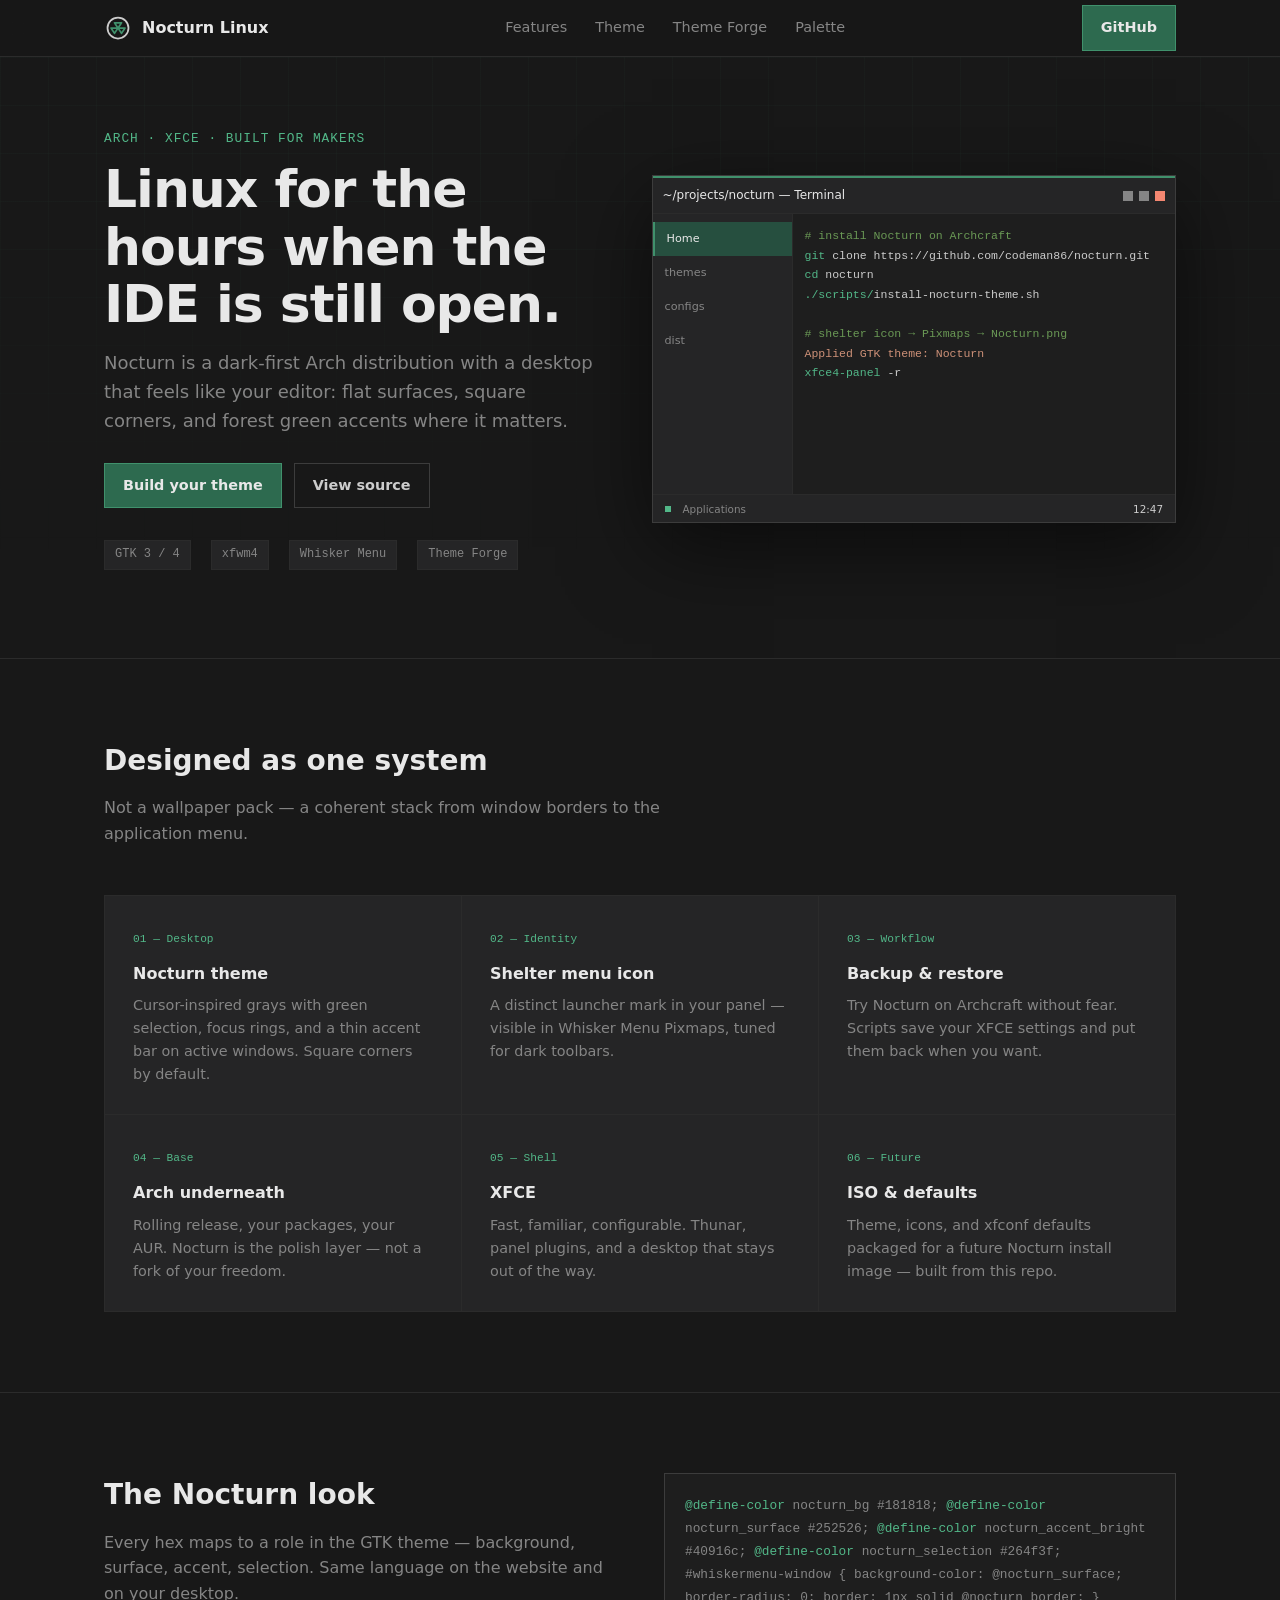
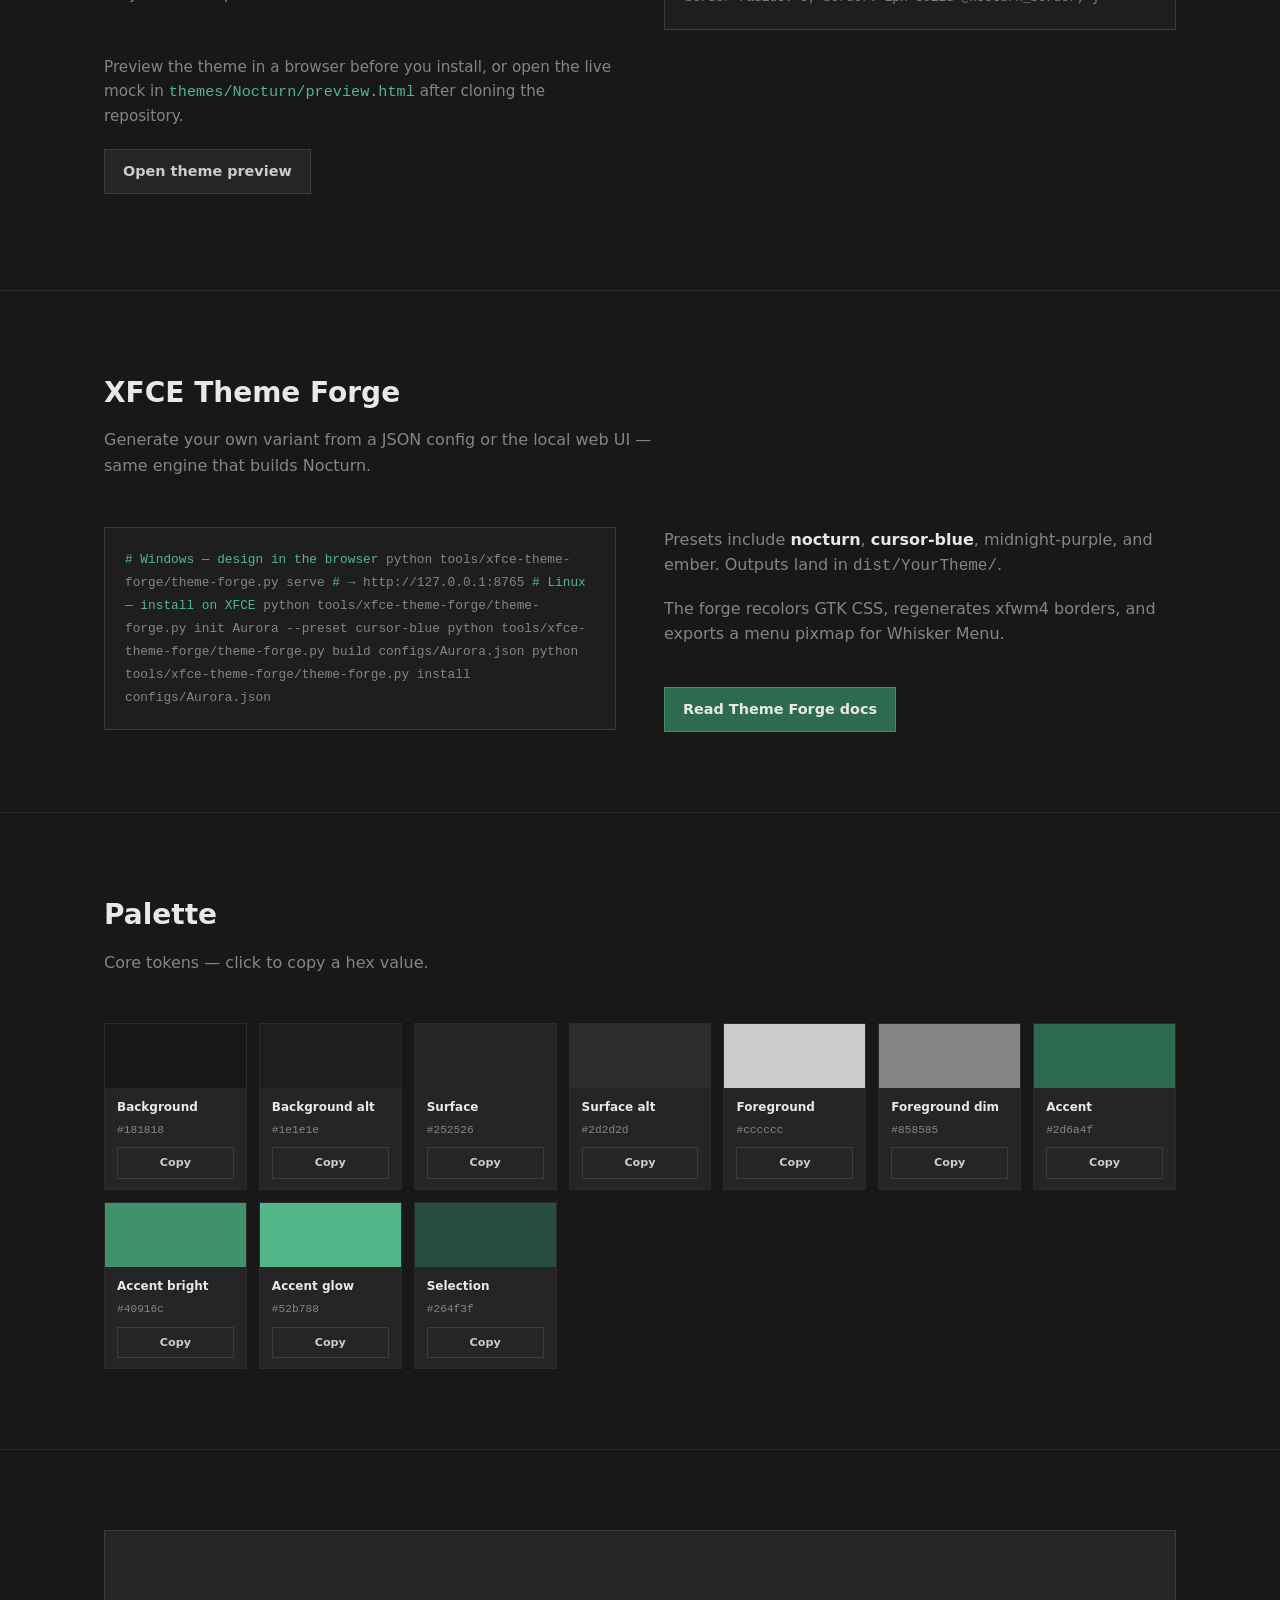
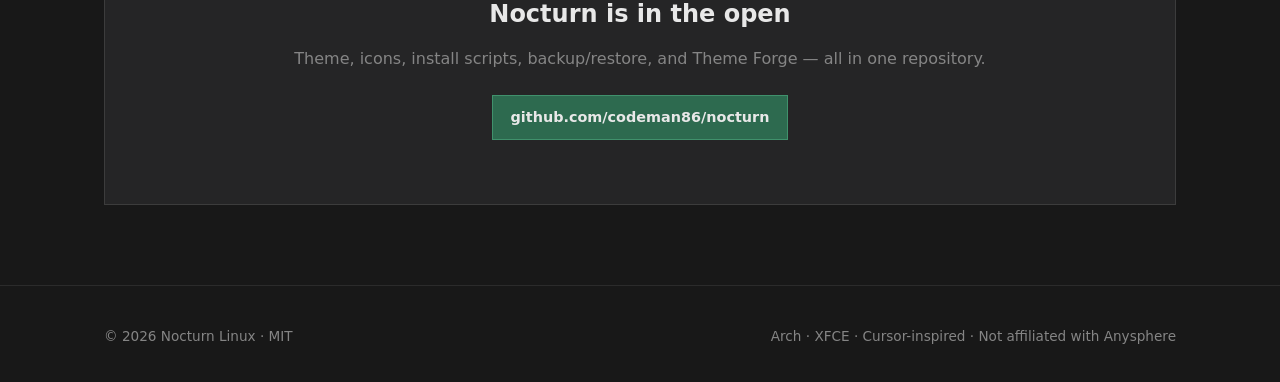
<file: website/index.html>
<!DOCTYPE html>
<html lang="en">
<head>
  <meta charset="UTF-8" />
  <meta name="viewport" content="width=device-width, initial-scale=1" />
  <meta name="description" content="Nocturn Linux — an Arch-based distribution with a Cursor-inspired dark desktop, forest green accents, and XFCE." />
  <meta name="theme-color" content="#181818" />
  <title>Nocturn Linux — work in the dark</title>
  <link rel="icon" href="assets/logo.svg" type="image/svg+xml" />
  <link rel="stylesheet" href="css/nocturn.css" />
</head>
<body>
  <nav class="site-nav" aria-label="Primary">
    <div class="shell">
      <a class="brand" href="#">
        <img src="assets/logo.svg" width="28" height="28" alt="" />
        Nocturn Linux
      </a>
      <ul class="nav-links">
        <li><a href="#features">Features</a></li>
        <li><a href="#theme">Theme</a></li>
        <li><a href="#forge">Theme Forge</a></li>
        <li><a href="#palette">Palette</a></li>
      </ul>
      <a class="btn btn-primary" href="https://github.com/codeman86/nocturn" target="_blank" rel="noopener">GitHub</a>
    </div>
  </nav>

  <header class="hero">
    <div class="hero-glow" aria-hidden="true"></div>
    <div class="hero-grid" aria-hidden="true"></div>
    <div class="shell hero-inner">
      <div>
        <p class="eyebrow">Arch · XFCE · Built for makers</p>
        <h1>Linux for the hours when the IDE is still open.</h1>
        <p class="hero-lead">
          Nocturn is a dark-first Arch distribution with a desktop that feels like your editor:
          flat surfaces, square corners, and forest green accents where it matters.
        </p>
        <div class="hero-actions">
          <a class="btn btn-primary" href="#forge">Build your theme</a>
          <a class="btn btn-ghost" href="https://github.com/codeman86/nocturn" target="_blank" rel="noopener">View source</a>
        </div>
        <div class="hero-meta">
          <span>GTK 3 / 4</span>
          <span>xfwm4</span>
          <span>Whisker Menu</span>
          <span>Theme Forge</span>
        </div>
      </div>

      <div class="desktop-mock" role="img" aria-label="Nocturn desktop preview">
        <div class="mock-bar"></div>
        <div class="mock-title">
          <span>~/projects/nocturn — Terminal</span>
          <div class="mock-dots" aria-hidden="true"><i></i><i></i><i></i></div>
        </div>
        <div class="mock-body">
          <nav class="mock-side" aria-hidden="true">
            <div class="on">Home</div>
            <div>themes</div>
            <div>configs</div>
            <div>dist</div>
          </nav>
          <div class="mock-main">
            <div class="cm"># install Nocturn on Archcraft</div>
            <div><span class="kw">git</span> clone https://github.com/codeman86/nocturn.git</div>
            <div><span class="kw">cd</span> nocturn</div>
            <div><span class="kw">./scripts/</span>install-nocturn-theme.sh</div>
            <div class="line">&nbsp;</div>
            <div class="cm"># shelter icon → Pixmaps → Nocturn.png</div>
            <div><span class="str">Applied GTK theme: Nocturn</span></div>
            <div><span class="kw">xfce4-panel</span> -r</div>
          </div>
        </div>
        <div class="mock-panel">
          <span class="pulse" aria-hidden="true"></span>
          <span>Applications</span>
          <span style="margin-left:auto;color:var(--fg)">12:47</span>
        </div>
      </div>
    </div>
  </header>

  <section id="features">
    <div class="shell">
      <div class="section-head">
        <h2>Designed as one system</h2>
        <p>Not a wallpaper pack — a coherent stack from window borders to the application menu.</p>
      </div>
      <div class="features">
        <article class="feature">
          <span class="tag">01 — Desktop</span>
          <h3>Nocturn theme</h3>
          <p>Cursor-inspired grays with green selection, focus rings, and a thin accent bar on active windows. Square corners by default.</p>
        </article>
        <article class="feature">
          <span class="tag">02 — Identity</span>
          <h3>Shelter menu icon</h3>
          <p>A distinct launcher mark in your panel — visible in Whisker Menu Pixmaps, tuned for dark toolbars.</p>
        </article>
        <article class="feature">
          <span class="tag">03 — Workflow</span>
          <h3>Backup &amp; restore</h3>
          <p>Try Nocturn on Archcraft without fear. Scripts save your XFCE settings and put them back when you want.</p>
        </article>
        <article class="feature">
          <span class="tag">04 — Base</span>
          <h3>Arch underneath</h3>
          <p>Rolling release, your packages, your AUR. Nocturn is the polish layer — not a fork of your freedom.</p>
        </article>
        <article class="feature">
          <span class="tag">05 — Shell</span>
          <h3>XFCE</h3>
          <p>Fast, familiar, configurable. Thunar, panel plugins, and a desktop that stays out of the way.</p>
        </article>
        <article class="feature">
          <span class="tag">06 — Future</span>
          <h3>ISO &amp; defaults</h3>
          <p>Theme, icons, and xfconf defaults packaged for a future Nocturn install image — built from this repo.</p>
        </article>
      </div>
    </div>
  </section>

  <section id="theme">
    <div class="shell split">
      <div>
        <div class="section-head">
          <h2>The Nocturn look</h2>
          <p>Every hex maps to a role in the GTK theme — background, surface, accent, selection. Same language on the website and on your desktop.</p>
        </div>
        <p style="color:var(--fg-dim); font-size:0.95rem;">
          Preview the theme in a browser before you install, or open the live mock in
          <code style="font-family:var(--font-mono); color:var(--accent-glow)">themes/Nocturn/preview.html</code>
          after cloning the repository.
        </p>
        <p style="margin-top:20px;">
          <a class="btn" href="../themes/Nocturn/preview.html">Open theme preview</a>
        </p>
      </div>
      <div class="code-block" aria-label="Sample gtk.css variables">
<span class="hi">@define-color</span> nocturn_bg           #181818;
<span class="hi">@define-color</span> nocturn_surface       #252526;
<span class="hi">@define-color</span> nocturn_accent_bright #40916c;
<span class="hi">@define-color</span> nocturn_selection     #264f3f;

#whiskermenu-window {
  background-color: @nocturn_surface;
  border-radius: 0;
  border: 1px solid @nocturn_border;
}
      </div>
    </div>
  </section>

  <section id="forge">
    <div class="shell">
      <div class="section-head">
        <h2>XFCE Theme Forge</h2>
        <p>Generate your own variant from a JSON config or the local web UI — same engine that builds Nocturn.</p>
      </div>
      <div class="split">
        <div class="code-block">
<span class="hi"># Windows — design in the browser</span>
python tools/xfce-theme-forge/theme-forge.py serve
<span class="hi"># →</span> http://127.0.0.1:8765

<span class="hi"># Linux — install on XFCE</span>
python tools/xfce-theme-forge/theme-forge.py init Aurora --preset cursor-blue
python tools/xfce-theme-forge/theme-forge.py build configs/Aurora.json
python tools/xfce-theme-forge/theme-forge.py install configs/Aurora.json
        </div>
        <div>
          <p style="color:var(--fg-dim); margin-top:0;">
            Presets include <strong style="color:var(--fg-bright)">nocturn</strong>,
            <strong style="color:var(--fg-bright)">cursor-blue</strong>,
            midnight-purple, and ember. Outputs land in <code style="font-family:var(--font-mono)">dist/YourTheme/</code>.
          </p>
          <p style="color:var(--fg-dim);">
            The forge recolors GTK CSS, regenerates xfwm4 borders, and exports a menu pixmap for Whisker Menu.
          </p>
          <a class="btn btn-primary" href="https://github.com/codeman86/nocturn/tree/master/tools/xfce-theme-forge" target="_blank" rel="noopener" style="margin-top:24px;">Read Theme Forge docs</a>
        </div>
      </div>
    </div>
  </section>

  <section id="palette">
    <div class="shell">
      <div class="section-head">
        <h2>Palette</h2>
        <p>Core tokens — click to copy a hex value.</p>
      </div>
      <div class="palette-grid" id="palette-grid"></div>
    </div>
  </section>

  <section>
    <div class="shell">
      <div class="cta-band">
        <h2>Nocturn is in the open</h2>
        <p>Theme, icons, install scripts, backup/restore, and Theme Forge — all in one repository.</p>
        <a class="btn btn-primary" href="https://github.com/codeman86/nocturn" target="_blank" rel="noopener">github.com/codeman86/nocturn</a>
      </div>
    </div>
  </section>

  <footer class="site-footer">
    <div class="shell">
      <span>© 2026 Nocturn Linux · MIT</span>
      <span>Arch · XFCE · Cursor-inspired · Not affiliated with Anysphere</span>
    </div>
  </footer>

  <script>
    const PALETTE = [
      ["Background", "bg", "#181818"],
      ["Background alt", "bg-alt", "#1e1e1e"],
      ["Surface", "surface", "#252526"],
      ["Surface alt", "surface-alt", "#2d2d2d"],
      ["Foreground", "fg", "#cccccc"],
      ["Foreground dim", "fg-dim", "#858585"],
      ["Accent", "accent", "#2d6a4f"],
      ["Accent bright", "accent-bright", "#40916c"],
      ["Accent glow", "accent-glow", "#52b788"],
      ["Selection", "selection", "#264f3f"],
    ];
    const grid = document.getElementById("palette-grid");
    PALETTE.forEach(([name, , hex]) => {
      const el = document.createElement("article");
      el.className = "swatch";
      el.innerHTML = `
        <div class="swatch-color" style="background:${hex}"></div>
        <div class="swatch-info">
          <strong>${name}</strong>
          <code>${hex}</code>
          <button type="button" class="btn" data-copy="${hex}" style="margin-top:8px;width:100%;padding:6px;font-size:0.7rem">Copy</button>
        </div>`;
      grid.appendChild(el);
    });
  </script>
  <script src="js/main.js"></script>
</body>
</html>
</file>
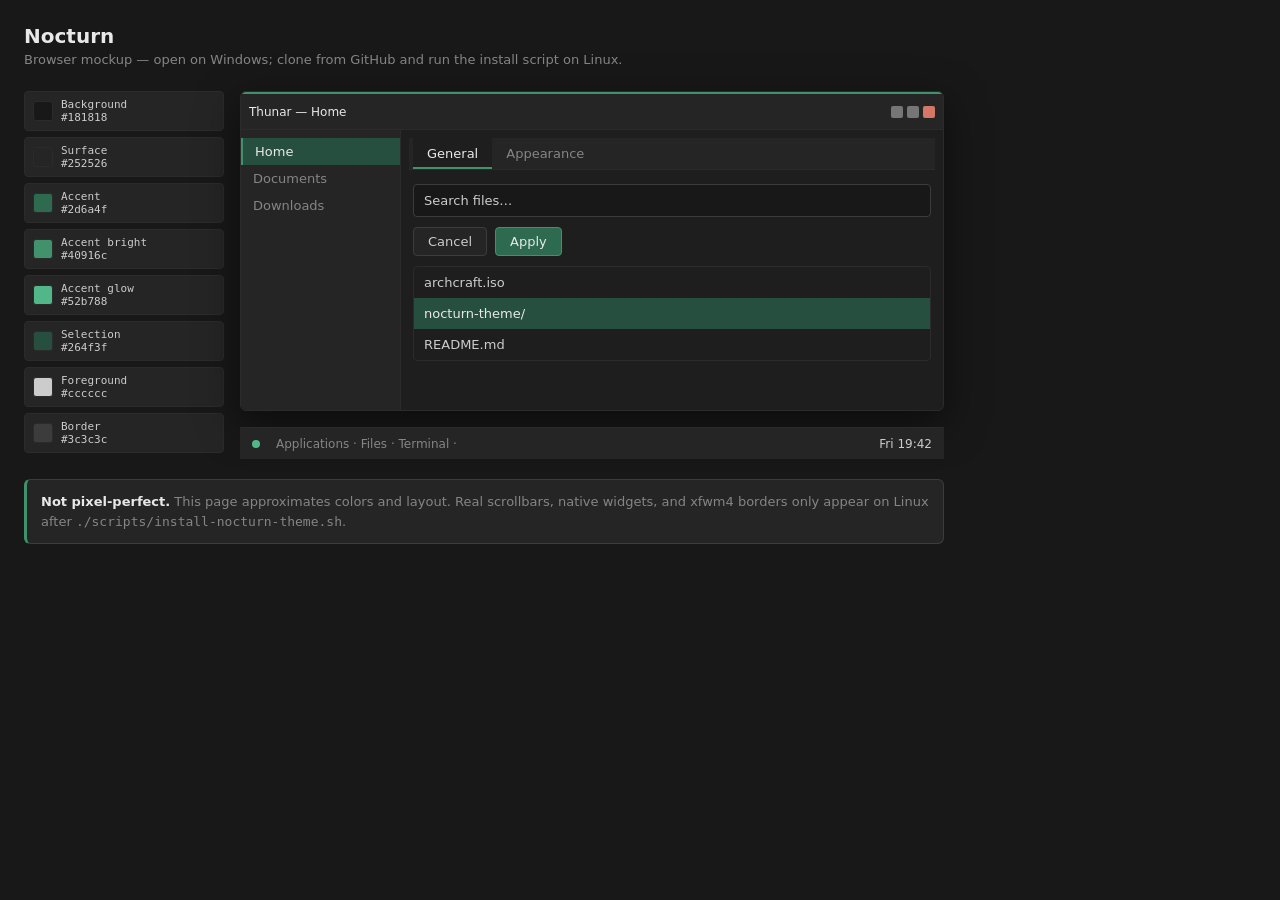
<file: themes/Nocturn/preview.html>
<!DOCTYPE html>
<html lang="en">
<head>
  <meta charset="UTF-8" />
  <meta name="viewport" content="width=device-width, initial-scale=1" />
  <title>Nocturn — Theme Preview</title>
  <style>
    :root {
      --bg: #181818;
      --bg-alt: #1e1e1e;
      --surface: #252526;
      --surface-alt: #2d2d2d;
      --border: #3c3c3c;
      --border-subtle: #2b2b2b;
      --fg: #cccccc;
      --fg-dim: #858585;
      --fg-bright: #e8e8e8;
      --accent: #2d6a4f;
      --accent-bright: #40916c;
      --accent-dim: #1b4332;
      --accent-glow: #52b788;
      --selection: #264f3f;
      --error: #f48771;
    }
    * { box-sizing: border-box; }
    body {
      margin: 0;
      min-height: 100vh;
      font-family: "Segoe UI", system-ui, sans-serif;
      font-size: 13px;
      background: var(--bg);
      color: var(--fg);
      padding: 24px;
    }
    h1 {
      font-size: 1.25rem;
      font-weight: 600;
      color: var(--fg-bright);
      margin: 0 0 4px;
    }
    .subtitle { color: var(--fg-dim); margin: 0 0 24px; }
    .layout { display: grid; grid-template-columns: 200px 1fr; gap: 16px; max-width: 920px; }
    .swatches {
      display: flex;
      flex-direction: column;
      gap: 6px;
    }
    .swatch {
      display: flex;
      align-items: center;
      gap: 8px;
      padding: 6px 8px;
      background: var(--surface);
      border: 1px solid var(--border-subtle);
      border-radius: 4px;
      font-size: 11px;
      font-family: ui-monospace, monospace;
    }
    .swatch i {
      width: 20px;
      height: 20px;
      border-radius: 3px;
      flex-shrink: 0;
      border: 1px solid var(--border-subtle);
    }
    .mock-window {
      border: 1px solid var(--border-subtle);
      border-radius: 6px;
      overflow: hidden;
      background: var(--bg-alt);
      box-shadow: 0 12px 40px rgba(0,0,0,.5);
    }
    .mock-top-accent { height: 2px; background: var(--accent-bright); }
    .mock-titlebar {
      display: flex;
      align-items: center;
      justify-content: space-between;
      height: 36px;
      padding: 0 8px;
      background: var(--surface);
      border-bottom: 1px solid var(--border-subtle);
      color: var(--fg-bright);
      font-size: 12px;
    }
    .mock-buttons { display: flex; gap: 4px; }
    .mock-buttons span {
      width: 12px;
      height: 12px;
      border-radius: 2px;
      opacity: .85;
    }
  .btn-close { color: var(--fg); }
    .mock-body { display: flex; min-height: 280px; }
    .mock-sidebar {
      width: 160px;
      background: var(--surface);
      border-right: 1px solid var(--border-subtle);
      padding: 8px 0;
    }
    .mock-sidebar div {
      padding: 6px 12px;
      color: var(--fg-dim);
      cursor: default;
    }
    .mock-sidebar div.active {
      background: var(--selection);
      color: var(--fg-bright);
      border-left: 2px solid var(--accent-bright);
    }
    .mock-sidebar div:hover:not(.active) {
      background: rgba(255,255,255,.05);
    }
    .mock-content { flex: 1; padding: 12px; display: flex; flex-direction: column; gap: 10px; }
    .mock-tabs {
      display: flex;
      gap: 0;
      border-bottom: 1px solid var(--border-subtle);
      margin: -4px -4px 4px;
      padding: 0 4px;
      background: var(--surface);
    }
    .mock-tabs span {
      padding: 8px 14px;
      color: var(--fg-dim);
    }
    .mock-tabs span.active {
      background: var(--bg-alt);
      color: var(--fg-bright);
      box-shadow: inset 0 -2px 0 var(--accent-bright);
    }
    input, button.mock {
      font: inherit;
      border-radius: 4px;
    }
    input {
      width: 100%;
      padding: 8px 10px;
      background: var(--bg);
      border: 1px solid var(--border);
      color: var(--fg);
    }
    input:focus {
      outline: none;
      border-color: var(--accent-bright);
      box-shadow: 0 0 0 1px rgba(82, 183, 136, .35);
    }
    button.mock {
      padding: 6px 14px;
      background: var(--surface);
      border: 1px solid var(--border);
      color: var(--fg);
      cursor: default;
    }
    button.mock:hover { border-color: rgba(64, 145, 108, .45); background: var(--surface-alt); }
    button.mock.primary {
      background: var(--accent);
      border-color: var(--accent-bright);
      color: var(--fg-bright);
    }
    .mock-list {
      border: 1px solid var(--border-subtle);
      border-radius: 4px;
      overflow: hidden;
    }
    .mock-list div { padding: 8px 10px; }
    .mock-list div:nth-child(2) { background: var(--selection); color: var(--fg-bright); }
    .mock-panel {
      margin-top: 16px;
      max-width: 920px;
      height: 32px;
      background: var(--surface);
      border-top: 1px solid var(--border-subtle);
      display: flex;
      align-items: center;
      padding: 0 12px;
      gap: 16px;
      color: var(--fg-dim);
      font-size: 12px;
    }
    .mock-panel .dot {
      width: 8px;
      height: 8px;
      border-radius: 50%;
      background: var(--accent-glow);
    }
    .note {
      margin-top: 20px;
      max-width: 920px;
      padding: 12px 14px;
      background: var(--surface);
      border: 1px solid var(--border);
      border-left: 3px solid var(--accent-bright);
      border-radius: 6px;
      color: var(--fg-dim);
      line-height: 1.5;
    }
    .note strong { color: var(--fg-bright); }
  </style>
</head>
<body>
  <h1>Nocturn</h1>
  <p class="subtitle">Browser mockup — open on Windows; clone from GitHub and run the install script on Linux.</p>

  <div class="layout">
    <div class="swatches" id="swatches"></div>

    <div>
      <div class="mock-window">
        <div class="mock-top-accent"></div>
        <div class="mock-titlebar">
          <span>Thunar — Home</span>
          <div class="mock-buttons" title="close / maximize / minimize">
            <span style="background:var(--fg-dim)"></span>
            <span style="background:var(--fg-dim)"></span>
            <span style="background:var(--error)"></span>
          </div>
        </div>
        <div class="mock-body">
          <nav class="mock-sidebar">
            <div class="active">Home</div>
            <div>Documents</div>
            <div>Downloads</div>
          </nav>
          <div class="mock-content">
            <div class="mock-tabs">
              <span class="active">General</span>
              <span>Appearance</span>
            </div>
            <input type="text" value="Search files…" readonly />
            <div style="display:flex;gap:8px">
              <button class="mock" type="button">Cancel</button>
              <button class="mock primary" type="button">Apply</button>
            </div>
            <div class="mock-list">
              <div>archcraft.iso</div>
              <div>nocturn-theme/</div>
              <div>README.md</div>
            </div>
          </div>
        </div>
      </div>
      <div class="mock-panel"><span class="dot"></span> Applications · Files · Terminal · <span style="margin-left:auto;color:var(--fg)">Fri 19:42</span></div>
    </div>
  </div>

  <p class="note">
    <strong>Not pixel-perfect.</strong> This page approximates colors and layout. Real scrollbars, native widgets, and xfwm4 borders only appear on Linux after
    <code>./scripts/install-nocturn-theme.sh</code>.
  </p>

  <script>
    const colors = [
      ["Background", "#181818"],
      ["Surface", "#252526"],
      ["Accent", "#2d6a4f"],
      ["Accent bright", "#40916c"],
      ["Accent glow", "#52b788"],
      ["Selection", "#264f3f"],
      ["Foreground", "#cccccc"],
      ["Border", "#3c3c3c"],
    ];
    document.getElementById("swatches").innerHTML = colors.map(([n, h]) =>
      `<div class="swatch"><i style="background:${h}"></i><span>${n}<br>${h}</span></div>`
    ).join("");
  </script>
</body>
</html>
</file>
<file: website/css/nocturn.css>
/* Nocturn Linux — site theme (matches XFCE GTK theme) */

:root {
  --bg: #181818;
  --bg-alt: #1e1e1e;
  --surface: #252526;
  --surface-alt: #2d2d2d;
  --border: #3c3c3c;
  --border-subtle: #2b2b2b;
  --fg: #cccccc;
  --fg-dim: #858585;
  --fg-bright: #e8e8e8;
  --accent: #2d6a4f;
  --accent-bright: #40916c;
  --accent-dim: #1b4332;
  --accent-glow: #52b788;
  --selection: #264f3f;
  --font-sans: "Segoe UI", system-ui, -apple-system, sans-serif;
  --font-mono: "Cascadia Code", "JetBrains Mono", Consolas, monospace;
  --max: 1120px;
}

*, *::before, *::after { box-sizing: border-box; }

html {
  scroll-behavior: smooth;
}

body {
  margin: 0;
  font-family: var(--font-sans);
  font-size: 1rem;
  line-height: 1.6;
  color: var(--fg);
  background: var(--bg);
  -webkit-font-smoothing: antialiased;
}

a {
  color: var(--accent-glow);
  text-decoration: none;
}

a:hover {
  text-decoration: underline;
}

img, svg { display: block; max-width: 100%; }

/* ---- Layout ---- */
.shell {
  max-width: var(--max);
  margin: 0 auto;
  padding: 0 24px;
}

/* ---- Nav ---- */
.site-nav {
  position: sticky;
  top: 0;
  z-index: 100;
  background: rgba(24, 24, 24, 0.92);
  border-bottom: 1px solid var(--border-subtle);
  backdrop-filter: blur(12px);
}

.site-nav .shell {
  display: flex;
  align-items: center;
  justify-content: space-between;
  height: 56px;
  gap: 24px;
}

.brand {
  display: flex;
  align-items: center;
  gap: 10px;
  color: var(--fg-bright);
  font-weight: 600;
  text-decoration: none;
}

.brand:hover { text-decoration: none; }

.brand img {
  width: 28px;
  height: 28px;
}

.nav-links {
  display: flex;
  gap: 28px;
  list-style: none;
  margin: 0;
  padding: 0;
  font-size: 0.9rem;
}

.nav-links a {
  color: var(--fg-dim);
  text-decoration: none;
}

.nav-links a:hover {
  color: var(--fg-bright);
  text-decoration: none;
}

/* ---- Buttons ---- */
.btn {
  display: inline-flex;
  align-items: center;
  justify-content: center;
  gap: 8px;
  padding: 10px 18px;
  font: inherit;
  font-size: 0.9rem;
  font-weight: 600;
  border: 1px solid var(--border);
  background: var(--surface);
  color: var(--fg);
  cursor: pointer;
  text-decoration: none;
  transition: border-color 0.15s, background 0.15s;
}

.btn:hover {
  border-color: var(--accent-bright);
  background: var(--surface-alt);
  text-decoration: none;
}

.btn-primary {
  background: var(--accent);
  border-color: var(--accent-bright);
  color: var(--fg-bright);
}

.btn-primary:hover {
  background: var(--accent-bright);
}

.btn-ghost {
  background: transparent;
}

/* ---- Hero ---- */
.hero {
  position: relative;
  padding: 72px 0 88px;
  overflow: hidden;
}

.hero-glow {
  position: absolute;
  inset: -40% -20% auto;
  height: 70%;
  background: radial-gradient(ellipse 60% 50% at 50% 0%, rgba(64, 145, 108, 0.22), transparent 70%);
  pointer-events: none;
}

.hero-grid {
  position: absolute;
  inset: 0;
  background-image:
    linear-gradient(rgba(64, 145, 108, 0.04) 1px, transparent 1px),
    linear-gradient(90deg, rgba(64, 145, 108, 0.04) 1px, transparent 1px);
  background-size: 48px 48px;
  mask-image: linear-gradient(to bottom, black 20%, transparent 85%);
  pointer-events: none;
}

.hero-inner {
  position: relative;
  display: grid;
  grid-template-columns: 1fr 1.05fr;
  gap: 48px;
  align-items: center;
}

.eyebrow {
  font-family: var(--font-mono);
  font-size: 0.8rem;
  color: var(--accent-glow);
  letter-spacing: 0.08em;
  text-transform: uppercase;
  margin: 0 0 12px;
}

.hero h1 {
  margin: 0 0 16px;
  font-size: clamp(2.25rem, 5vw, 3.25rem);
  font-weight: 700;
  line-height: 1.1;
  color: var(--fg-bright);
  letter-spacing: -0.02em;
}

.hero-lead {
  margin: 0 0 28px;
  font-size: 1.125rem;
  color: var(--fg-dim);
  max-width: 32em;
}

.hero-actions {
  display: flex;
  flex-wrap: wrap;
  gap: 12px;
}

.hero-meta {
  margin-top: 32px;
  display: flex;
  flex-wrap: wrap;
  gap: 20px;
  font-family: var(--font-mono);
  font-size: 0.75rem;
  color: var(--fg-dim);
}

.hero-meta span {
  padding: 4px 10px;
  border: 1px solid var(--border-subtle);
  background: var(--surface);
}

/* ---- Desktop mock ---- */
.desktop-mock {
  border: 1px solid var(--border);
  background: var(--bg-alt);
  box-shadow: 0 24px 80px rgba(0, 0, 0, 0.55);
}

.mock-bar {
  height: 2px;
  background: var(--accent-bright);
}

.mock-title {
  display: flex;
  align-items: center;
  justify-content: space-between;
  height: 36px;
  padding: 0 10px;
  background: var(--surface);
  border-bottom: 1px solid var(--border-subtle);
  font-size: 0.75rem;
  color: var(--fg-bright);
}

.mock-dots {
  display: flex;
  gap: 6px;
}

.mock-dots i {
  width: 10px;
  height: 10px;
  background: var(--fg-dim);
  display: block;
}

.mock-dots i:last-child { background: #f48771; }

.mock-body {
  display: grid;
  grid-template-columns: 140px 1fr;
  min-height: 280px;
}

.mock-side {
  background: var(--surface);
  border-right: 1px solid var(--border-subtle);
  padding: 8px 0;
}

.mock-side div {
  padding: 8px 12px;
  font-size: 0.7rem;
  color: var(--fg-dim);
}

.mock-side div.on {
  background: var(--selection);
  color: var(--fg-bright);
  border-left: 2px solid var(--accent-bright);
}

.mock-main {
  padding: 12px;
  font-family: var(--font-mono);
  font-size: 0.72rem;
  line-height: 1.7;
}

.mock-main .line { color: var(--fg-dim); }
.mock-main .kw { color: var(--accent-glow); }
.mock-main .str { color: #ce9178; }
.mock-main .cm { color: #6a9955; }

.mock-panel {
  display: flex;
  align-items: center;
  gap: 12px;
  height: 28px;
  padding: 0 12px;
  background: var(--surface);
  border-top: 1px solid var(--border-subtle);
  font-size: 0.65rem;
  color: var(--fg-dim);
}

.mock-panel .pulse {
  width: 6px;
  height: 6px;
  background: var(--accent-glow);
  border-radius: 0;
  animation: pulse 2s ease infinite;
}

@keyframes pulse {
  0%, 100% { opacity: 1; }
  50% { opacity: 0.35; }
}

/* ---- Sections ---- */
section {
  padding: 80px 0;
  border-top: 1px solid var(--border-subtle);
}

.section-head {
  margin-bottom: 48px;
  max-width: 36em;
}

.section-head h2 {
  margin: 0 0 12px;
  font-size: 1.75rem;
  color: var(--fg-bright);
}

.section-head p {
  margin: 0;
  color: var(--fg-dim);
}

/* ---- Features ---- */
.features {
  display: grid;
  grid-template-columns: repeat(3, 1fr);
  gap: 1px;
  background: var(--border-subtle);
  border: 1px solid var(--border-subtle);
}

.feature {
  padding: 28px;
  background: var(--surface);
}

.feature h3 {
  margin: 0 0 8px;
  font-size: 1rem;
  color: var(--fg-bright);
}

.feature p {
  margin: 0;
  font-size: 0.9rem;
  color: var(--fg-dim);
}

.feature .tag {
  display: inline-block;
  margin-bottom: 12px;
  font-family: var(--font-mono);
  font-size: 0.7rem;
  color: var(--accent-glow);
}

/* ---- Palette ---- */
.palette-grid {
  display: grid;
  grid-template-columns: repeat(auto-fill, minmax(140px, 1fr));
  gap: 12px;
}

.swatch {
  border: 1px solid var(--border-subtle);
  background: var(--surface);
  overflow: hidden;
}

.swatch-color {
  height: 64px;
}

.swatch-info {
  padding: 10px 12px;
  font-size: 0.75rem;
}

.swatch-info strong {
  display: block;
  color: var(--fg-bright);
  margin-bottom: 2px;
}

.swatch-info code {
  font-family: var(--font-mono);
  color: var(--fg-dim);
  font-size: 0.7rem;
}

/* ---- Split ---- */
.split {
  display: grid;
  grid-template-columns: 1fr 1fr;
  gap: 48px;
  align-items: start;
}

.code-block {
  border: 1px solid var(--border);
  background: var(--bg-alt);
  padding: 20px;
  font-family: var(--font-mono);
  font-size: 0.8rem;
  line-height: 1.8;
  color: var(--fg-dim);
  overflow-x: auto;
}

.code-block .hi { color: var(--accent-glow); }

/* ---- CTA ---- */
.cta-band {
  padding: 64px;
  text-align: center;
  background: var(--surface);
  border: 1px solid var(--border);
}

.cta-band h2 {
  margin: 0 0 12px;
  color: var(--fg-bright);
}

.cta-band p {
  margin: 0 0 24px;
  color: var(--fg-dim);
}

/* ---- Footer ---- */
.site-footer {
  padding: 40px 0;
  border-top: 1px solid var(--border-subtle);
  font-size: 0.85rem;
  color: var(--fg-dim);
}

.site-footer .shell {
  display: flex;
  flex-wrap: wrap;
  justify-content: space-between;
  gap: 16px;
}

/* ---- Responsive ---- */
@media (max-width: 900px) {
  .hero-inner,
  .split,
  .features {
    grid-template-columns: 1fr;
  }

  .nav-links { display: none; }

  .hero { padding-top: 48px; }
}
</file>
